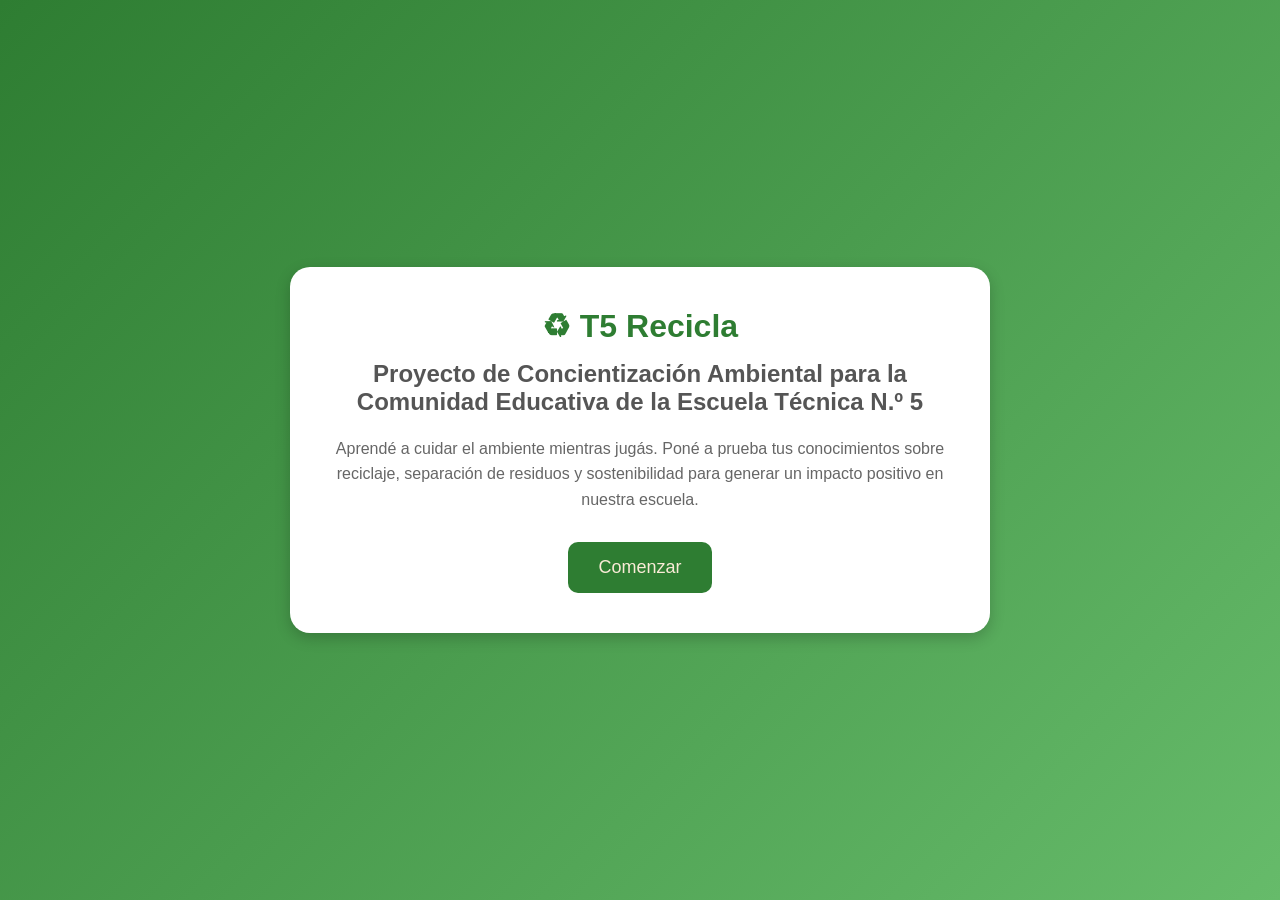
<file: index.html>
<!DOCTYPE html>
<html lang="es">
<head>
    <meta charset="UTF-8">
    <meta name="viewport" content="width=device-width, initial-scale=1.0">
    <title>EcoTécnica N°5</title>

    <style>
        *{
            margin:0;
            padding:0;
            box-sizing:border-box;
            font-family: Arial, sans-serif;
        }

        body{
            background: linear-gradient(135deg, #2e7d32, #66bb6a);
            height:100vh;
            display:flex;
            justify-content:center;
            align-items:center;
        }

        .contenedor{
            background:white;
            width:80%;
            max-width:700px;
            padding:40px;
            border-radius:20px;
            text-align:center;
            box-shadow:0 5px 15px rgba(0,0,0,0.2);
        }

        h1{
            color:#2e7d32;
            margin-bottom:15px;
        }

        h2{
            color:#555;
            margin-bottom:20px;
        }

        p{
            color:#666;
            margin-bottom:30px;
            line-height:1.6;
        }

        button{
            background:#2e7d32;
            color:white;
            border:none;
            padding:15px 30px;
            font-size:18px;
            border-radius:10px;
            cursor:pointer;
            transition:0.3s;
        }

        a{
            text-decoration: none;
            color: antiquewhite;
        }

        
    </style>
</head>

<body>

    <div class="contenedor">

        <h1>♻ T5 Recicla</h1>

        <h2>Proyecto de Concientización Ambiental para la Comunidad Educativa de la Escuela Técnica N.º 5</h2>

        <p>
            Aprendé a cuidar el ambiente mientras jugás. 
            Poné a prueba tus conocimientos sobre reciclaje, 
            separación de residuos y sostenibilidad para generar 
            un impacto positivo en nuestra escuela.
        </p>

        <button>
        <a href="inicio.html">Comenzar</a>
        </button>

    </div>
            
        

</body>
</html>
</file>
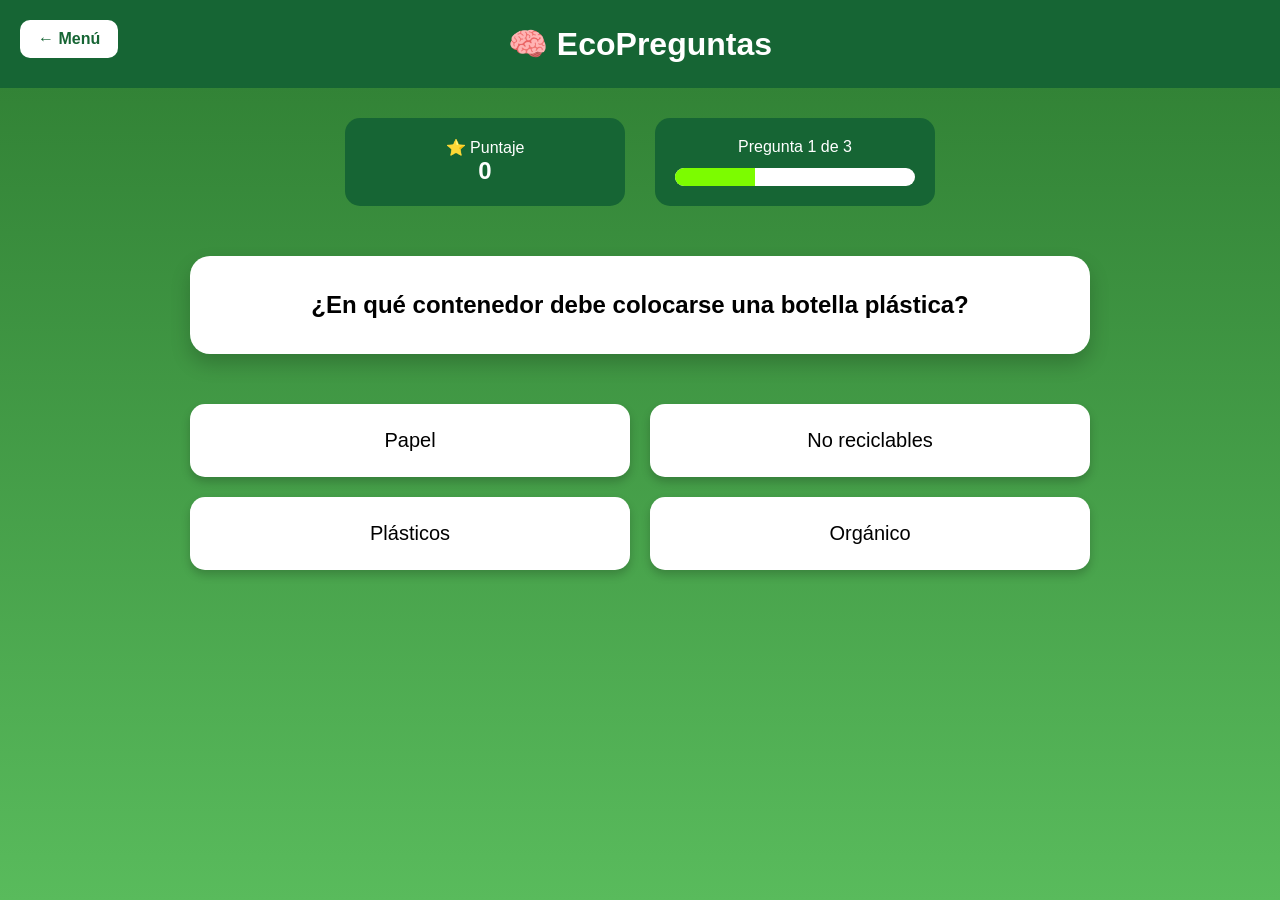
<file: ecoquiz.html>
<!DOCTYPE html>
<html lang="es">

<head>

    <meta charset="UTF-8">
    <meta name="viewport" content="width=device-width, initial-scale=1.0">

    <title>EcoTécnica | EcoPreguntas</title>

    <link rel="stylesheet" href="ecoquiz.css">
    

</head>

<body>



<header>

    <a href="juego.html" class="volver">← Menú</a>

    <h1>🧠 EcoPreguntas</h1>

    <p id="jugador"></p>

</header>

<section class="informacion">

    <div class="caja">

        ⭐ Puntaje

        <h2 id="puntaje">0</h2>

    </div>

    <div class="caja">

        <p id="progreso">Pregunta 1 de 10</p>

        <div class="barra">

            <div class="relleno" id="barra"></div>

        </div>

    </div>

</section>

<section class="pregunta">

    <h2 id="textoPregunta">

        Cargando pregunta...

    </h2>

</section>

<section class="respuestas">

    <button class="opcion" onclick="responder(0)"></button>

    <button class="opcion" onclick="responder(1)"></button>

    <button class="opcion" onclick="responder(2)"></button>

    <button class="opcion" onclick="responder(3)"></button>

</section>

<section id="explicacion">

</section>

<script src="ecoquiez.js"></script>
<script src="ecorobot.js"></script>

</body>

</html>
</file>
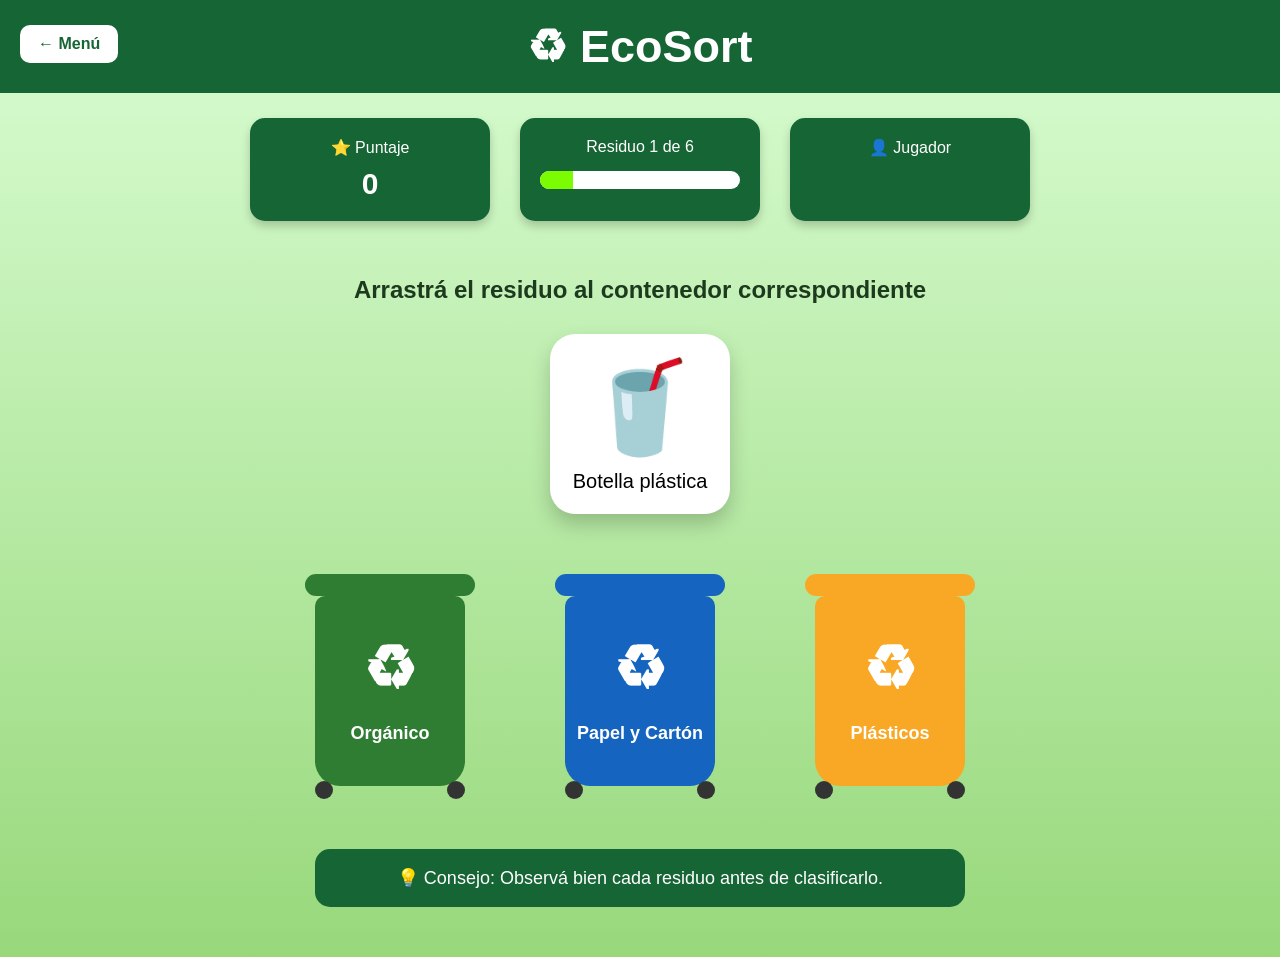
<file: ecosort.html>
<!DOCTYPE html>
<html lang="es">

<head>

    <meta charset="UTF-8">
    <meta name="viewport" content="width=device-width, initial-scale=1.0">

    <title>EcoSort</title>

    <link rel="stylesheet" href="ecosort.css">

</head>

<body>

<header>

    <a href="juego.html" class="volver">← Menú</a>

    <h1>♻ EcoSort</h1>

</header>


<section class="informacion">

    <div class="caja">

        ⭐ Puntaje

        <h3 id="puntaje">0</h3>

    </div>

    <div class="caja progreso">

        <p id="progreso">Residuo 1 de 10</p>

        <div class="barra">

            <div class="relleno" id="barra"></div>

        </div>

    </div>

    <div class="caja">

        👤 Jugador

        <h3 id="jugador"></h3>

    </div>

</section>



<section class="zonaJuego">

    <h2>

        Arrastrá el residuo al contenedor correspondiente

    </h2>

    <div id="residuo" draggable="true">

        🥤

        <p>Botella plástica</p>

    </div>

</section>



<section class="tachos">

    <div class="tacho verde" data-tacho="verde">

        <div class="tapa"></div>

        <div class="cuerpo">

            ♻

            <p>Orgánico</p>

        </div>

        <div class="ruedas">

            <div></div>

            <div></div>

        </div>

    </div>



    <div class="tacho azul" data-tacho="azul">

        <div class="tapa"></div>

        <div class="cuerpo">

            ♻

            <p>Papel y Cartón</p>

        </div>

        <div class="ruedas">

            <div></div>

            <div></div>

        </div>

    </div>



    <div class="tacho amarillo" data-tacho="amarillo">

        <div class="tapa"></div>

        <div class="cuerpo">

            ♻

            <p>Plásticos</p>

        </div>

        <div class="ruedas">

            <div></div>

            <div></div>

        </div>

    </div>

</section>



<footer>

💡 Consejo:
Observá bien cada residuo antes de clasificarlo.

</footer>


<script src="ecosort.js"></script>

</body>

</html>
</file>
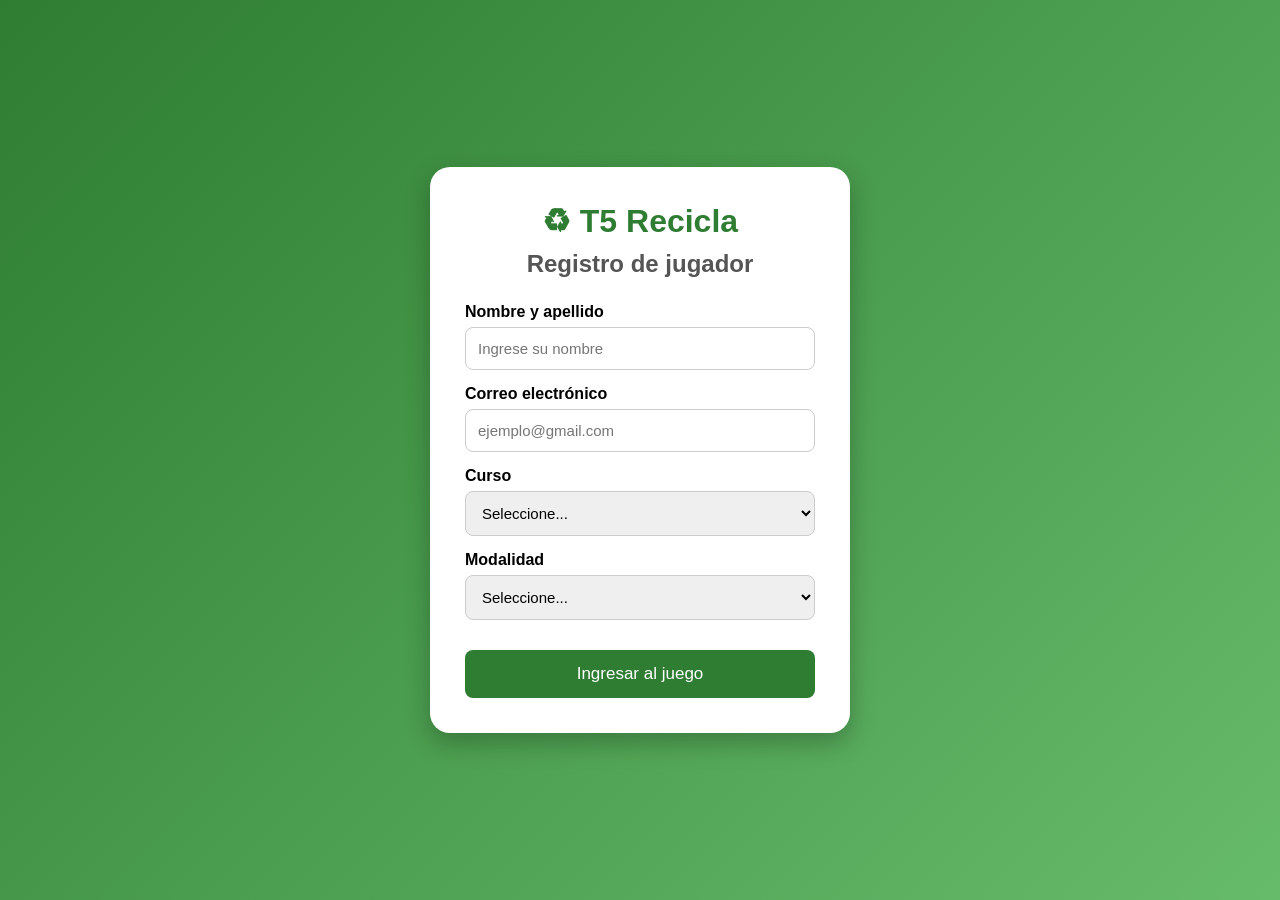
<file: inicioo.html>
<!DOCTYPE html>
<html lang="es">

<head>

    <meta charset="UTF-8">
    <meta name="viewport" content="width=device-width, initial-scale=1.0">

    <title>TecnoVerde N°5</title>

    <link rel="stylesheet" href="style.css">

</head>

<body>

    <div class="contenedor">

        <h1>♻ T5 Recicla</h1>

        <h2>Registro de jugador</h2>

        <form id="registro">

            <label for="nombre">Nombre y apellido</label>
            <input
                type="text"
                id="nombre"
                placeholder="Ingrese su nombre"
                required
            >

            <label for="email">Correo electrónico</label>
            <input
                type="email"
                id="email"
                placeholder="ejemplo@gmail.com"
                required
            >

            <label for="curso">Curso</label>

            <select id="curso" required>

                <option value="">Seleccione...</option>

                <option>1° Año</option>
                <option>2° Año</option>
                <option>3° Año</option>
                <option>4° Año</option>
                <option>5° Año</option>
                <option>6° Año</option>
                <option>7° Año</option>

            </select>

            <label for="modalidad">Modalidad</label>

            <select id="modalidad" required>

                <option value="">Seleccione...</option>

                <option>Ciclo Básico</option>
                <option>Turismo</option>
                <option>Alimentos</option>
                <option>Informática</option>

            </select>

            <button type="submit">
                Ingresar al juego
            </button>

        </form>

    </div>

    <script src="script.js"></script>

</body>

</html>
</file>
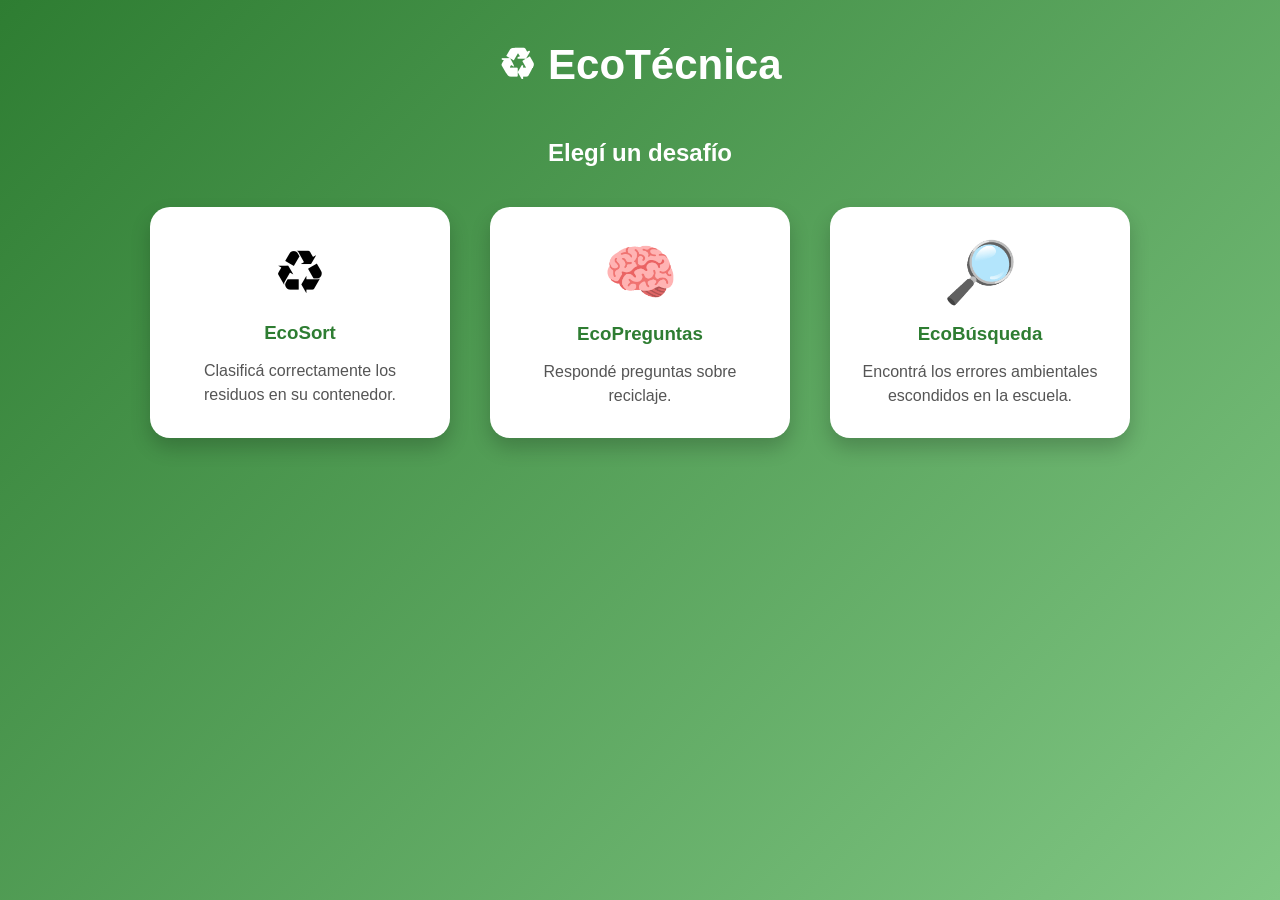
<file: juego.html>
<!DOCTYPE html>
<html lang="es">

<head>

    <meta charset="UTF-8">
    <meta name="viewport" content="width=device-width, initial-scale=1.0">

    <title>T5 Recicla</title>

    
    <script src="juego.js"></script>
    <style>
        *{

    margin:0;
    padding:0;
    box-sizing:border-box;
    font-family:Arial, Helvetica, sans-serif;

}

body{

    background:linear-gradient(135deg,#2E7D32,#81C784);

    min-height:100vh;

}

header{

    text-align:center;

    padding:40px;

    color:white;

}

header h1{

    font-size:42px;

}

header p{

    margin-top:10px;

    font-size:20px;

}

main{

    width:90%;

    margin:auto;

}

main h2{

    text-align:center;

    margin-bottom:40px;

    color:white;

}

.contenedorTarjetas{

    display:flex;

    justify-content:center;

    gap:40px;

    flex-wrap:wrap;

}

.tarjeta{

    width:300px;

    background:white;

    border-radius:20px;

    padding:30px;

    text-align:center;

    cursor:pointer;

    transition:.3s;

    box-shadow:0 10px 20px rgba(0,0,0,.2);

}

.tarjeta:hover{

    transform:translateY(-10px);

}

.icono{

    font-size:60px;

    margin-bottom:15px;

}

.tarjeta h3{

    color:#2E7D32;

    margin-bottom:15px;

}

.tarjeta p{

    color:#555;

    line-height:1.5;

}

    </style>

</head>

<body>

<header>

    <h1>♻ EcoTécnica</h1>

    <p id="bienvenida"></p>

</header>

<main>

    <h2>Elegí un desafío</h2>

    <div class="contenedorTarjetas">

        <div class="tarjeta" onclick="abrirJuego('ecosort')">

            <div class="icono">♻</div>

            <h3>EcoSort</h3>

            <p>
                Clasificá correctamente los residuos en su contenedor.
            </p>
            

        </div>

        <div class="tarjeta" onclick="abrirJuego('ecoquiz')">

            <div class="icono">🧠</div>

            <h3>EcoPreguntas</h3>

            <p>
                Respondé preguntas sobre reciclaje.
            </p>

        </div>

        <div class="tarjeta" onclick="abrirJuego('ecodetective')">

            <div class="icono">🔎</div>

            <h3>EcoBúsqueda</h3>

            <p>
                Encontrá los errores ambientales escondidos en la escuela.
            </p>

        </div>

    </div>

</main>



</body>
</html>
</file>
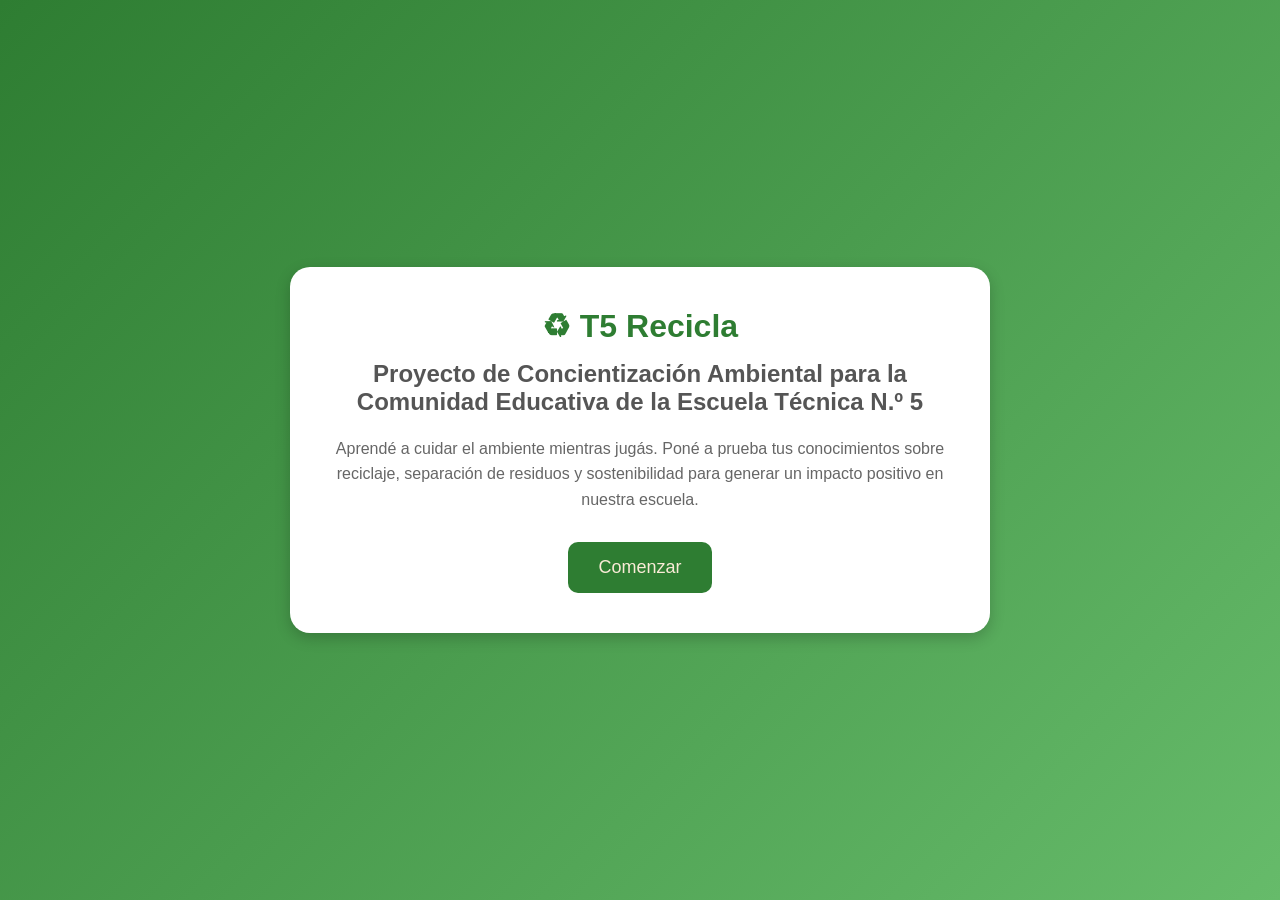
<file: main.html>
<!DOCTYPE html>
<html lang="es">
<head>
    <meta charset="UTF-8">
    <meta name="viewport" content="width=device-width, initial-scale=1.0">
    <title>EcoTech Challenge</title>

    <style>
        *{
            margin:0;
            padding:0;
            box-sizing:border-box;
            font-family: Arial, sans-serif;
        }

        body{
            background: linear-gradient(135deg, #2e7d32, #66bb6a);
            height:100vh;
            display:flex;
            justify-content:center;
            align-items:center;
        }

        .contenedor{
            background:white;
            width:80%;
            max-width:700px;
            padding:40px;
            border-radius:20px;
            text-align:center;
            box-shadow:0 5px 15px rgba(0,0,0,0.2);
        }

        h1{
            color:#2e7d32;
            margin-bottom:15px;
        }

        h2{
            color:#555;
            margin-bottom:20px;
        }

        p{
            color:#666;
            margin-bottom:30px;
            line-height:1.6;
        }

        button{
            background:#2e7d32;
            color:white;
            border:none;
            padding:15px 30px;
            font-size:18px;
            border-radius:10px;
            cursor:pointer;
            transition:0.3s;
        }

        a{
            text-decoration: none;
            color: antiquewhite;
        }

        
    </style>
</head>

<body>

    <div class="contenedor">

        <h1>♻ T5 Recicla</h1>

        <h2>Proyecto de Concientización Ambiental para la Comunidad Educativa de la Escuela Técnica N.º 5</h2>

        <p>
            Aprendé a cuidar el ambiente mientras jugás. 
            Poné a prueba tus conocimientos sobre reciclaje, 
            separación de residuos y sostenibilidad para generar 
            un impacto positivo en nuestra escuela.
        </p>

        <button>
        <a href="index.html">Comenzar</a>
        </button>

    </div>
            
        

</body>
</html>
</file>
<file: ecoquiz.css>
*{

margin:0;
padding:0;
box-sizing:border-box;
font-family:Arial, Helvetica, sans-serif;

}

body{


background: linear-gradient(#2E7D32, #59bb5c);
    min-height:100vh;

}

header{

background:#166534;

color:white;

text-align:center;

padding:25px;

position:relative;

}

.volver{

position:absolute;

left:20px;

top:20px;

background:white;

color:#166534;

padding:10px 18px;

text-decoration:none;

border-radius:10px;

font-weight:bold;

}

.informacion{

display:flex;

justify-content:center;

gap:30px;

margin-top:30px;

}

.caja{

width:280px;

background:#166534;

color:white;

padding:20px;

border-radius:15px;

text-align:center;

}

.barra{

background:white;

height:18px;

border-radius:20px;

margin-top:12px;

overflow:hidden;

}

.relleno{

width:10%;

height:100%;

background:#7CFC00;

transition:.5s;

}

.pregunta{

width:900px;

margin:50px auto;

background:white;

padding:35px;

border-radius:20px;

box-shadow:0 10px 20px rgba(0,0,0,.2);

text-align:center;

}

.respuestas{

width:900px;

margin:auto;

display:grid;

grid-template-columns:1fr 1fr;

gap:20px;

}

.opcion{

padding:25px;

font-size:20px;

border:none;

border-radius:15px;

background:white;

cursor:pointer;

transition:.3s;

box-shadow:0 5px 10px rgba(0,0,0,.2);

}

.opcion:hover{

transform:scale(1.03);

background:#d7ffd6;

}

.correcta{

background:#4CAF50 !important;

color:white;

}

.incorrecta{

background:#d32f2f !important;

color:white;

}

#explicacion{

width:900px;

margin:35px auto;

background:white;

padding:25px;

border-radius:20px;

display:none;

font-size:18px;

line-height:1.6;

}

.pregunta button{

    margin-top:30px;

    padding:15px 35px;

    border:none;

    border-radius:10px;

    background:#166534;

    color:white;

    font-size:20px;

    cursor:pointer;

    transition:.3s;

}

.pregunta button:hover{

    transform:scale(1.05);

}
</file>
<file: ecosort.css>
*{

margin:0;
padding:0;
box-sizing:border-box;
font-family:Arial, Helvetica, sans-serif;

}

body{

background:linear-gradient(#d9fdd3,#98d87b);

min-height:100vh;

}


/* HEADER */

header{

background:#166534;

color:white;

padding:20px;

text-align:center;

position:relative;

}

.volver{

position:absolute;

left:20px;

top:25px;

background:white;

color:#166534;

padding:10px 18px;

border-radius:10px;

text-decoration:none;

font-weight:bold;

}

header h1{

font-size:45px;

}

header h2{

margin-top:10px;

}



/* INFORMACIÓN */

.informacion{

display:flex;

justify-content:center;

gap:30px;

padding:25px;

}

.caja{

background:#166534;

color:white;

width:240px;

padding:20px;

border-radius:15px;

text-align:center;

box-shadow:0 5px 10px rgba(0,0,0,.2);

}

.caja h3{

margin-top:10px;

font-size:30px;

}

.barra{

height:18px;

background:white;

border-radius:20px;

margin-top:15px;

overflow:hidden;

}

.relleno{

width:10%;

height:100%;

background:#7CFC00;

}



/* ZONA JUEGO */

.zonaJuego{

text-align:center;

margin-top:30px;

}

.zonaJuego h2{

margin-bottom:30px;

color:#1e3a1e;

}

#residuo{

width:180px;

height:180px;

margin:auto;

background:white;

border-radius:25px;

display:flex;

flex-direction:column;

justify-content:center;

align-items:center;

font-size:90px;

box-shadow:0 10px 20px rgba(0,0,0,.2);

cursor:grab;

transition:.3s;

}

#residuo:hover{

transform:scale(1.05);

}

#residuo p{

font-size:20px;

margin-top:10px;

}



/* TACHOS */

.tachos{

display:flex;

justify-content:center;

gap:80px;

margin-top:60px;

}

.tacho{

display:flex;

flex-direction:column;

align-items:center;

cursor:pointer;

transition:.3s;

}

.tacho:hover{

transform:translateY(-10px);

}

.tapa{

width:170px;

height:22px;

border-radius:12px;

}

.cuerpo{

width:150px;

height:190px;

border-radius:10px 10px 25px 25px;

display:flex;

flex-direction:column;

justify-content:center;

align-items:center;

font-size:60px;

font-weight:bold;

color:white;

}

.verde .tapa,
.verde .cuerpo{

background:#2E7D32;

}

.azul .tapa,
.azul .cuerpo{

background:#1565C0;

}

.amarillo .tapa,
.amarillo .cuerpo{

background:#F9A825;

}

.cuerpo p{

font-size:18px;

margin-top:15px;

text-align:center;

padding:5px;

}

.ruedas{

display:flex;

justify-content:space-between;

width:150px;

margin-top:-5px;

}

.ruedas div{

width:18px;

height:18px;

background:#333;

border-radius:50%;

}



/* FOOTER */

footer{

margin:50px auto;

width:650px;

background:#166534;

color:white;

padding:18px;

border-radius:15px;

text-align:center;

font-size:18px;

}

/* ========================= */
/* ANIMACIÓN DE ERROR */
/* ========================= */

.shake{

    animation: sacudir .5s;

}

@keyframes sacudir{

    0%{
        transform: translateX(0);
    }

    20%{
        transform: translateX(-10px);
    }

    40%{
        transform: translateX(10px);
    }

    60%{
        transform: translateX(-10px);
    }

    80%{
        transform: translateX(10px);
    }

    100%{
        transform: translateX(0);
    }

}
.error{

    background:#d32f2f !important;

    transition:.3s;

}
</file>
<file: style.css>
*{
    margin:0;
    padding:0;
    box-sizing:border-box;
    font-family:Arial, Helvetica, sans-serif;
}

body{

    background:linear-gradient(135deg,#2E7D32,#66BB6A);

    display:flex;
    justify-content:center;
    align-items:center;

    min-height:100vh;

}

.contenedor{

    background:white;

    width:420px;

    padding:35px;

    border-radius:20px;

    box-shadow:0 10px 25px rgba(0,0,0,.25);

}

h1{

    text-align:center;

    color:#2E7D32;

    margin-bottom:10px;

}

h2{

    text-align:center;

    margin-bottom:25px;

    color:#555;

}

label{

    display:block;

    margin-top:15px;

    font-weight:bold;

}

input,
select{

    width:100%;

    padding:12px;

    margin-top:6px;

    border-radius:8px;

    border:1px solid #CCC;

    font-size:15px;

}

button{

    width:100%;

    margin-top:30px;

    padding:14px;

    background:#2E7D32;

    color:white;

    border:none;

    border-radius:8px;

    font-size:17px;

    cursor:pointer;

    transition:.3s;

}

button:hover{

    background:#1B5E20;

    transform:scale(1.03);

}
</file>
